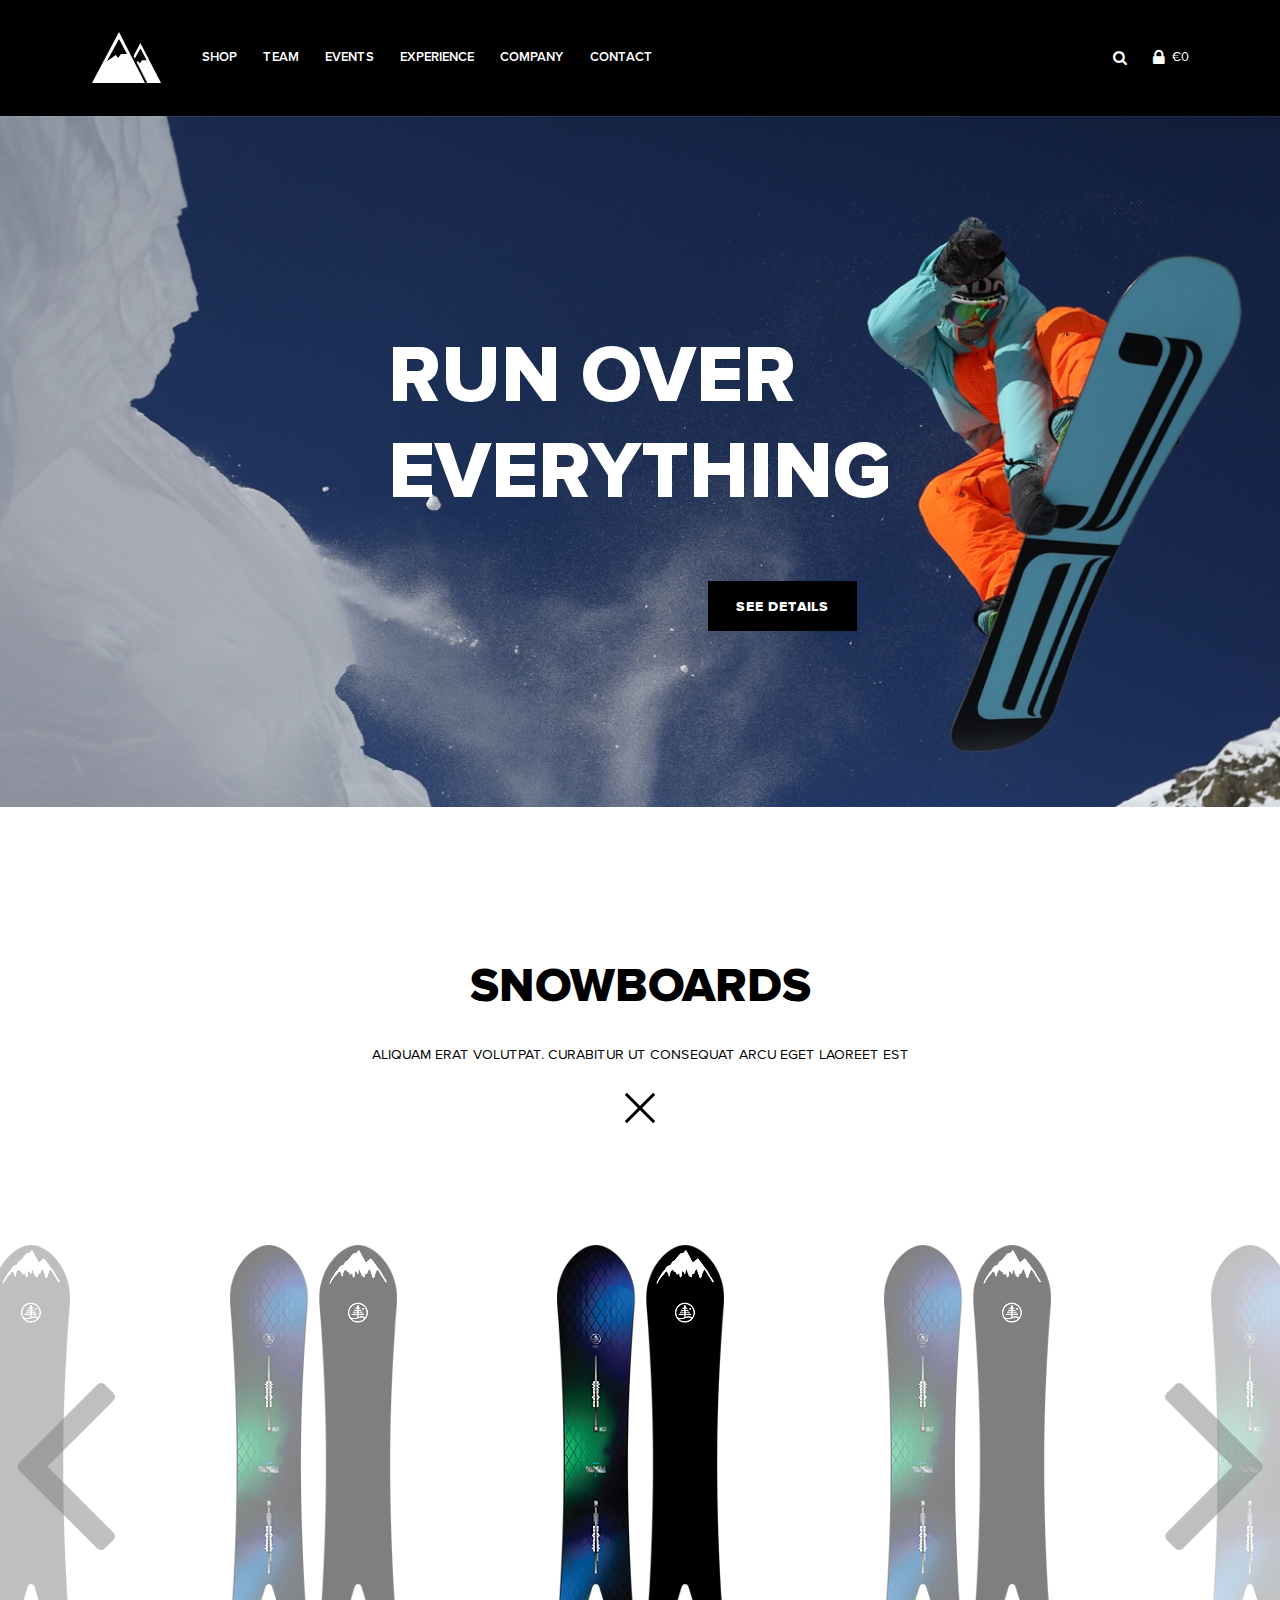
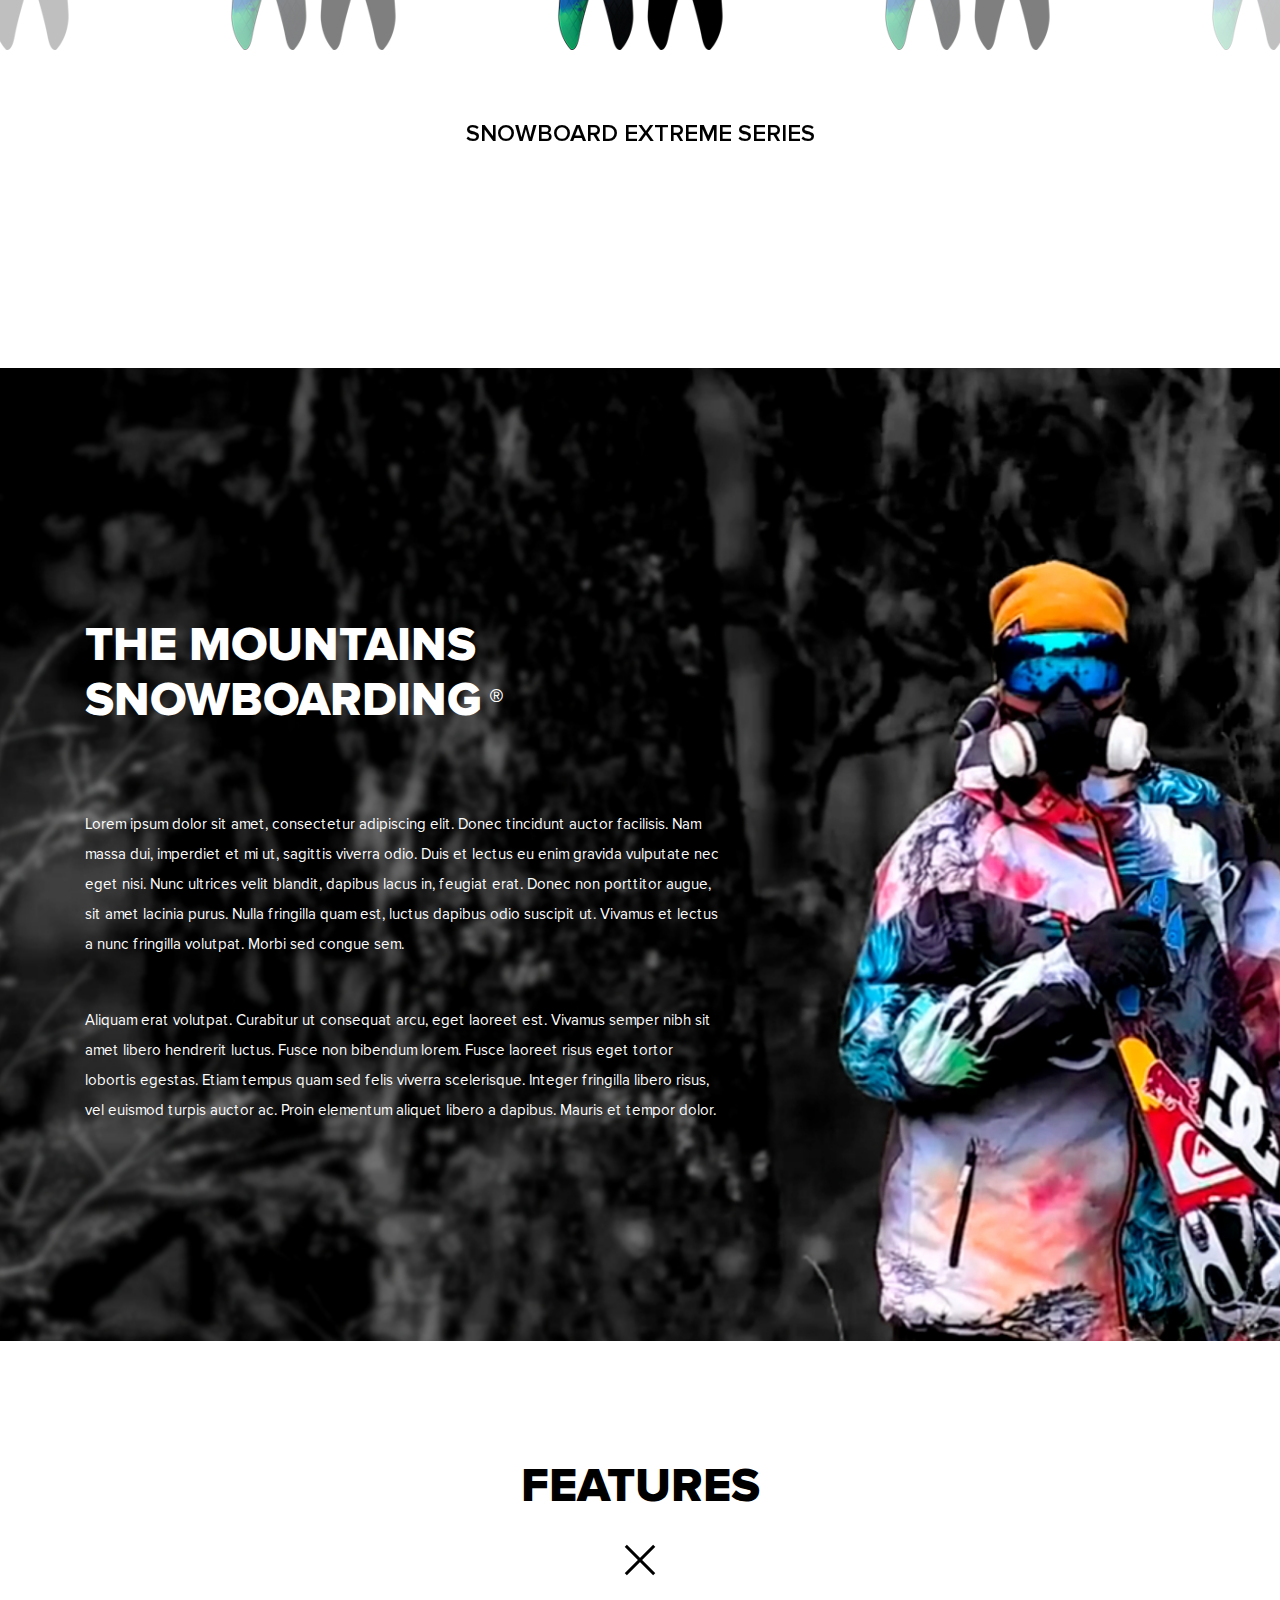
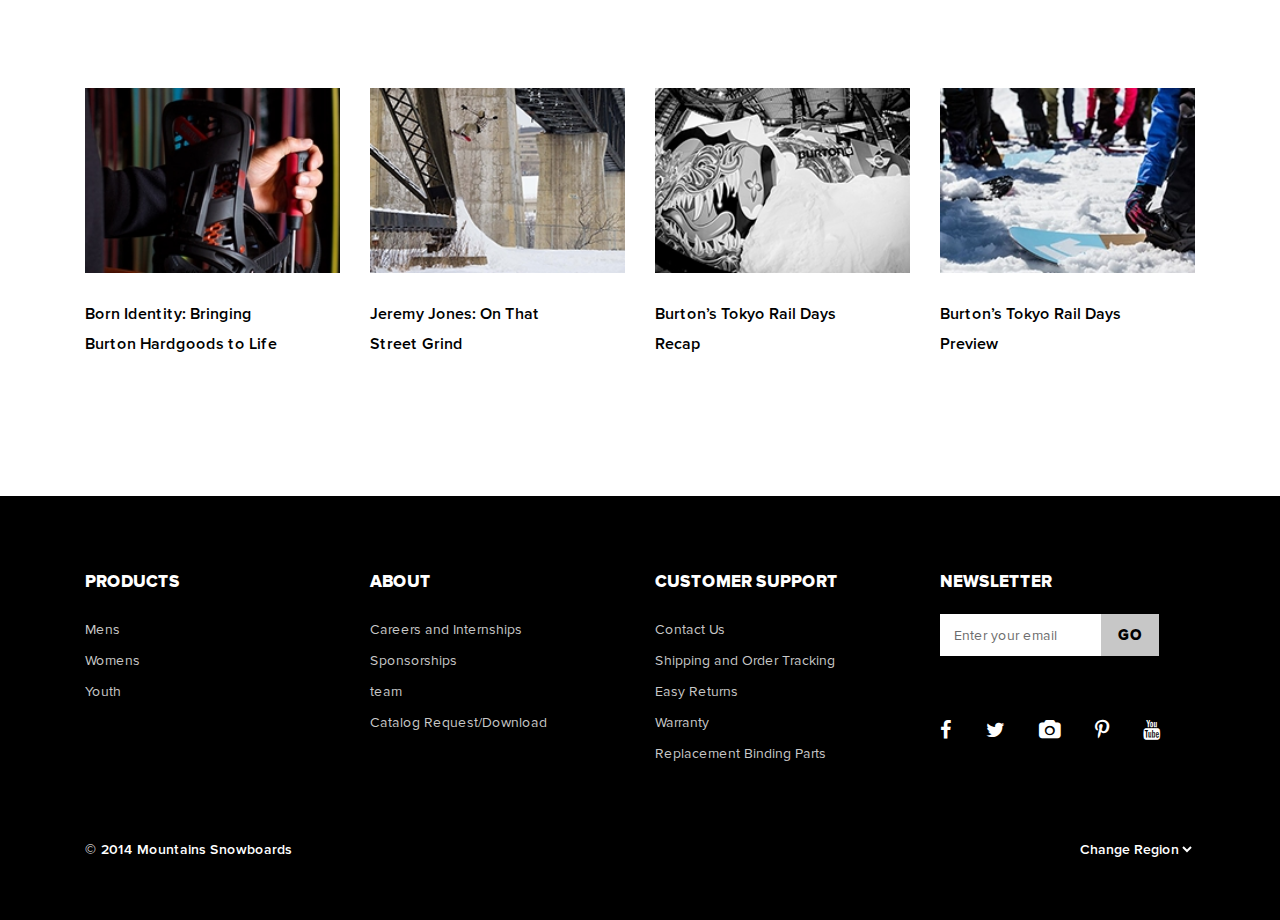
<file: index.html>
<!DOCTYPE html>
<html lang="en">
<head>
    <meta charset="UTF-8">
    <meta name="viewport" content="width=device-width, initial-scale=1.0">
    <title>Document</title>
    <link rel="stylesheet" href="css/font-awesome.min.css">
    <link rel="stylesheet" href="css/bootstrap.css">
    <link rel="stylesheet" href="css/slick.css">
    <link rel="stylesheet" href="css/style.css">
    <link rel="stylesheet" href="css/media.css">
</head>
<body>
    
  <nav class="navbar navbar-expand-lg navbar-light bg-light">
    <a class="navbar-brand" href="#"><img src="images/logo.png" alt=""></a>
    <button class="navbar-toggler" type="button" data-toggle="collapse" data-target="#navbarSupportedContent" aria-controls="navbarSupportedContent" aria-expanded="false" aria-label="Toggle navigation">
      <span class="navbar-toggler-icon"></span>
    </button>
  
    <div class="collapse navbar-collapse" id="navbarSupportedContent">
      <ul class="navbar-nav mr-auto">
        <li class="nav-item active">
          <a class="nav-link" href="#">SHOP</a>
        </li>
        <li class="nav-item">
          <a class="nav-link" href="#">TEAM</a>
        </li>
        <li class="nav-item">
          <a class="nav-link" href="#">EVENTS</a>
        </li>
        <li class="nav-item">
          <a class="nav-link" href="#">EXPERIENCE</a>
        </li>
        <li class="nav-item">
          <a class="nav-link" href="#">COMPANY</a>
        </li>
        <li class="nav-item">
          <a class="nav-link" href="#">CONTACT</a>
        </li>
             </ul>
      <form class="form-inline my-2 my-lg-0">
        <button class="btn btn-outline-success my-2 my-sm-0" type="submit"><i class="fa fa-search"></i></button>
        <button class="btn btn-lock"><i class="fa fa-lock" aria-hidden="true"></i> €0</button>
      </form>
    </div>
  </nav>
    
  <header>
    <div class="header-slider">
      <div class="header-slider-first">
      <div class="slider-content">
        <div class="row">
          <div class="col-xl-5 col-lg-7 text-right">
            <h1 class="text-left">Run Over Everything</h1>
            <a href="" class="details">See Details</a>
          </div>
        </div>
      </div>
      </div>
      <div class="header-slider-second">
      <div class="slider-content">
        <div class="row">
          <div class="col-xl-5 col-lg-7 text-right">
            <h1 class="text-left">Run Over Everything</h1>
            <a href="" class="details">See Details</a>
          </div>
        </div>
      </div>
      </div>
    </div>
  </header>
  
  <section class="snowboards text-center">
    <h2 class="title">snowboards</h2>
    <p class="subtitle">Aliquam erat volutpat. Curabitur ut consequat arcu eget laoreet est</p>
    <button class="cross-btn"><img src="images/cross.png" alt=""></button>
    <div class="snowboard-slider slider-nav">
        <div class="slider-item">
          <img src="images/slider-img.png" alt="">
        </div>
      <div class="slider-item">
        <img src="images/slider-img.png" alt="">
      </div>
      <div class="slider-item">
        <img src="images/slider-img.png" alt="">
      </div>
      <div class="slider-item">
        <img src="images/slider-img.png" alt="">
      </div>
      <div class="slider-item">
        <img src="images/slider-img.png" alt="">
      </div>
      <div class="slider-item">
        <img src="images/slider-img.png" alt="">
      </div>
      <div class="slider-item">
        <img src="images/slider-img.png" alt="">
      </div>
    </div>
    
    <div class="snowboard-slider slider-for">
      <div class="slider-text">
        Snowboard extreme Series
      </div>
      <div class="slider-text">
        Snowboard extreme Series
      </div>
      <div class="slider-text">
        Snowboard extreme Series
      </div>
      <div class="slider-text">
        Snowboard extreme Series
      </div>
      <div class="slider-text">
        Snowboard extreme Series
      </div>
      <div class="slider-text">
        Snowboard extreme Series
      </div>
      <div class="slider-text">
        Snowboard extreme Series
      </div>
    </div>
  </section>
    
    <section class="mountains">
      <div class="container">
        <div class="row">
          <div class="col-xl-7 col-lg-7 col-md-10 col-sm-12 col-11">
            <h2 class="title">The Mountains Snowboarding<span> ®</span></h2>
            <p class="first">Lorem ipsum dolor sit amet, consectetur adipiscing elit. Donec tincidunt auctor facilisis. Nam massa dui, imperdiet et mi ut, sagittis viverra odio. Duis et lectus eu enim gravida vulputate nec eget nisi. Nunc ultrices velit blandit, dapibus lacus in, feugiat erat. Donec non porttitor augue, sit amet lacinia purus. Nulla fringilla quam est, luctus dapibus odio suscipit ut. Vivamus et lectus a nunc fringilla volutpat. Morbi sed congue sem.</p>
             <p>
              Aliquam erat volutpat. Curabitur ut consequat arcu, eget laoreet est. Vivamus semper nibh sit amet libero hendrerit luctus. Fusce non bibendum lorem. Fusce laoreet risus eget tortor lobortis egestas. Etiam tempus quam sed felis viverra scelerisque. Integer fringilla libero risus, vel euismod turpis auctor ac. Proin elementum aliquet libero a dapibus. Mauris et tempor dolor.</p>
          </div>
        </div>
      </div>
    </section>
    
    <section class="features text-center">
      <h2 class="title">Features</h2>
      <button class="cross-btn"><img src="images/cross.png" alt=""></button>
      <div class="container">
        <div class="row">
          <div class="col-xl-3 col-lg-3 col-md-6 col-sm-6">
            <img class="w-100" src="images/features_icon1.jpg" alt="">
            <p class="text-left">Born Identity: Bringing Burton Hardgoods to Life</p>
          </div>
          <div class="col-xl-3 col-lg-3 col-md-6 col-sm-6">
            <img class="w-100" src="images/features_icon2.jpg" alt="">
            <p class="text-left">Jeremy Jones: On That Street Grind</p>
          </div>
          <div class="col-xl-3 col-lg-3 col-md-6 col-sm-6">
            <img class="w-100" src="images/features_icon3.jpg" alt="">
            <p class="text-left">Burton’s Tokyo Rail Days Recap</p>
          </div>
          <div class="col-xl-3 col-lg-3 col-md-6 col-sm-6">
            <img class="w-100" src="images/features_icon4.jpg" alt="">
            <p class="text-left">Burton’s Tokyo Rail Days Preview</p>
          </div>
        </div>
      </div>
    </section>
    
    <footer>
    <div class="container">
      <div class="row">
        <div class="col-xl-3 col-lg-6 col-md-6">
          <h4>Products</h4>
          <ul>
            <li><a href="" class="footer-link">Mens</a></li>
            <li><a href="" class="footer-link">Womens</a></li>
            <li><a href="" class="footer-link">Youth</a></li>
          </ul>
        </div>
        <div class="col-xl-3 col-lg-6 col-md-6">
          <h4>About</h4>
          <ul>
            <li><a href="" class="footer-link">Careers and Internships</a></li>
            <li><a href="" class="footer-link">Sponsorships</a></li>
            <li><a href="" class="footer-link">team</a></li>
            <li><a href="" class="footer-link">Catalog Request/Download</a></li>
          </ul>
        </div>
        <div class="col-xl-3 col-lg-6 col-md-6">
          <h4>Customer Support</h4>
          <ul>
            <li><a href="" class="footer-link">Contact Us</a></li>
            <li><a href="" class="footer-link">Shipping and Order Tracking</a></li>
            <li><a href="" class="footer-link">Easy Returns</a></li>
            <li><a href="" class="footer-link">Warranty</a></li>
            <li><a href="" class="footer-link">Replacement Binding Parts</a></li>
          </ul>
        </div>
        <div class="col-xl-3 col-lg-6 col-md-6">
          <h4>Newsletter</h4>
         <form action="">
           <input type="text" placeholder="Enter your email" required>
           <input type="submit" value="go">
         </form>
         <div class="social-links">
           <a href=""><i class="fa fa-facebook"></i></a>
           <a href=""><i class="fa fa-twitter"></i></a>
           <a href=""><i class="fa fa-camera" aria-hidden="true"></i></a>
           <a href=""><i class="fa fa-pinterest-p" aria-hidden="true"></i></a>
           <a href=""><i class="fa fa-youtube" aria-hidden="true"></i></a>
         </div>
        </div>
      </div>
      <div class="copyright d-flex justify-content-between align-items-center">
      <p>© 2014 Mountains Snowboards</p>
      <select name="" id="">
        <option value="" disabled selected><img src="images/flag.jpg" alt="">Change Region</option>
        <option value=""><img src="images/flag.jpg" alt="">USA</option>
        <option value=""><img src="images/flag.jpg" alt="">Russian</option>
        <option value=""><img src="images/flag.jpg" alt="">China</option>
      </select>
      </div>
    </div>
    </footer>
    
    
    
    
    
    
    
    
    
    
    
    
    
    
    
    
    
    
    
    
    
    
    
    
    
    
    
    
    
    
    
  <script src="js/jquery-3.5.1.min.js"></script>  
  <script src="js/popper.min.js"></script>  
  <script src="js/bootstrap.min.js"></script>  
  <script src="js/slick.js"></script>
  <script>
    $(document).ready(function () {
      $('.header-slider').slick({
        arrows: false,
        autoplay: true,
        fade: true,
        speed: '2000',
        pauseOnHover: false
      });
    });
  </script>
  <script>
       $(function () {
      $('.slider-for').slick({
  slidesToShow: 1,
  slidesToScroll: 1,
  arrows: false,
  fade: false,
  asNavFor: '.slider-nav'
});
$('.slider-nav').slick({
  slidesToShow: 3,
  slidesToScroll: 1,
  asNavFor: '.slider-for',
  dots: false,
  centerMode: true,
  centerPadding: '150px',
  autoplay: true,
  prevArrow: '<button class="slick-prev"><i class="fa fa-angle-left"></i></button>',
  nextArrow: '<button class="slick-next"><i class="fa fa-angle-right"></i></button>',
  responsive: [
    {
      breakpoint: 991,
      settings: {
        slidesToShow: 3,
        slidesToScroll: 3,
        infinite: true,
        dots: false,
        centerPadding: '100px'
      }
    },
    {
      breakpoint: 767,
      settings: {
        slidesToShow: 3,
        slidesToScroll: 1,
        centerPadding: '60px'
      }
    },
    {
      breakpoint: 575,
      settings: {
        slidesToShow: 3,
        slidesToScroll: 1,
        centerPadding: '30px'
      }
    }
  ]
});
    });
  </script>
</body>
</html>
</file>
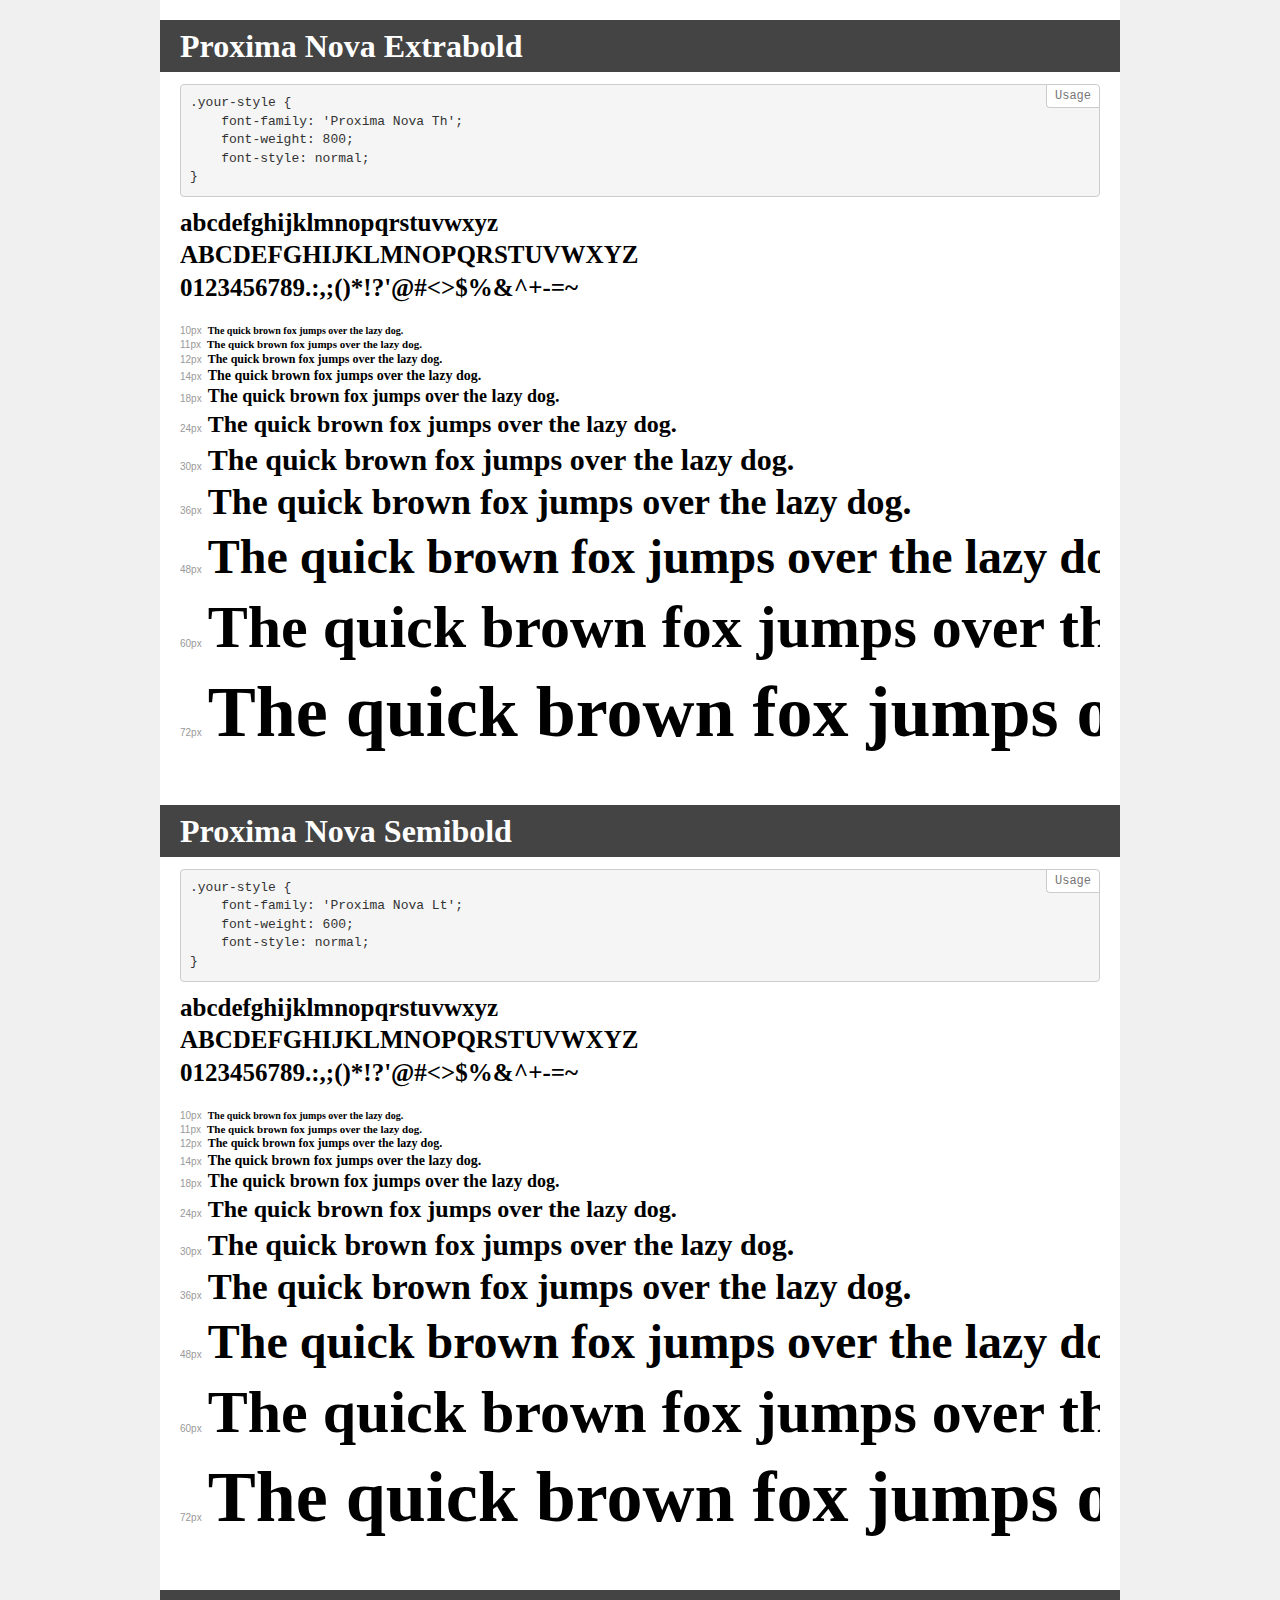
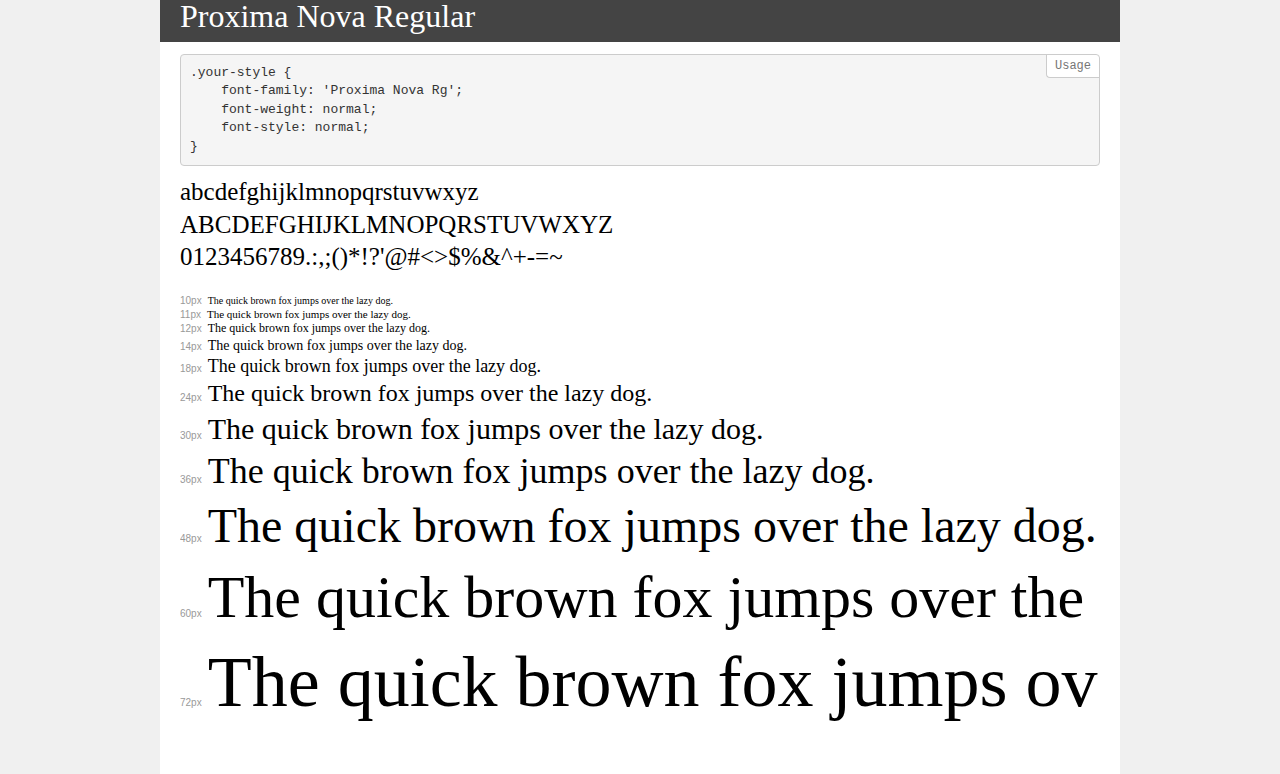
<file: fonts/demo.html>
<!DOCTYPE html>
<html lang="en">
<head>
    <meta charset="utf-8">
    <meta http-equiv="X-UA-Compatible" content="IE=edge">
    <meta name="viewport" content="width=device-width, initial-scale=1">
    <meta name="robots" content="noindex, noarchive">
    <meta name="format-detection" content="telephone=no">
    <title>Transfonter demo</title>
    <link href="stylesheet.css" rel="stylesheet">
    <style>
        /*
        http://meyerweb.com/eric/tools/css/reset/
        v2.0 | 20110126
        License: none (public domain)
        */
        html, body, div, span, applet, object, iframe,
        h1, h2, h3, h4, h5, h6, p, blockquote, pre,
        a, abbr, acronym, address, big, cite, code,
        del, dfn, em, img, ins, kbd, q, s, samp,
        small, strike, strong, sub, sup, tt, var,
        b, u, i, center,
        dl, dt, dd, ol, ul, li,
        fieldset, form, label, legend,
        table, caption, tbody, tfoot, thead, tr, th, td,
        article, aside, canvas, details, embed,
        figure, figcaption, footer, header, hgroup,
        menu, nav, output, ruby, section, summary,
        time, mark, audio, video {
            margin: 0;
            padding: 0;
            border: 0;
            font-size: 100%;
            font: inherit;
            vertical-align: baseline;
        }
        /* HTML5 display-role reset for older browsers */
        article, aside, details, figcaption, figure,
        footer, header, hgroup, menu, nav, section {
            display: block;
        }
        body {
            line-height: 1;
        }
        ol, ul {
            list-style: none;
        }
        blockquote, q {
            quotes: none;
        }
        blockquote:before, blockquote:after,
        q:before, q:after {
            content: '';
            content: none;
        }
        table {
            border-collapse: collapse;
            border-spacing: 0;
        }
        /* demo styles */
        body {
            background: #f0f0f0;
            color: #000;
        }
        .page {
            background: #fff;
            width: 920px;
            margin: 0 auto;
            padding: 20px 20px 0 20px;
            overflow: hidden;
        }
        .font-container {
            overflow-x: auto;
            overflow-y: hidden;
            margin-bottom: 40px;
            line-height: 1.3;
            white-space: nowrap;
            padding-bottom: 5px;
        }
        h1 {
            position: relative;
            background: #444;
            font-size: 32px;
            color: #fff;
            padding: 10px 20px;
            margin: 0 -20px 12px -20px;
        }
        .letters {
            font-size: 25px;
            margin-bottom: 20px;
        }
        .s10:before {
            content: '10px';
        }
        .s11:before {
            content: '11px';
        }
        .s12:before {
            content: '12px';
        }
        .s14:before {
            content: '14px';
        }
        .s18:before {
            content: '18px';
        }
        .s24:before {
            content: '24px';
        }
        .s30:before {
            content: '30px';
        }
        .s36:before {
            content: '36px';
        }
        .s48:before {
            content: '48px';
        }
        .s60:before {
            content: '60px';
        }
        .s72:before {
            content: '72px';
        }
        .s10:before, .s11:before, .s12:before, .s14:before,
        .s18:before, .s24:before, .s30:before, .s36:before,
        .s48:before, .s60:before, .s72:before {
            font-family: Arial, sans-serif;
            font-size: 10px;
            font-weight: normal;
            font-style: normal;
            color: #999;
            padding-right: 6px;
        }
        pre {
            display: block;
            position: relative;
            padding: 9px;
            margin: 0 0 10px;
            font-family: Monaco, Menlo, Consolas, "Courier New", monospace;
            font-size: 13px;
            line-height: 1.428571429;
            color: #333;
            font-weight: normal;
            font-style: normal;
            background-color: #f5f5f5;
            border: 1px solid #ccc;
            overflow-x: auto;
            border-radius: 4px;
        }
        pre:after {
            display: block;
            position: absolute;
            right: 0;
            top: 0;
            content: 'Usage';
            line-height: 1;
            padding: 5px 8px;
            font-size: 12px;
            color: #767676;
            background-color: #fff;
            border: 1px solid #ccc;
            border-right: none;
            border-top: none;
            border-radius: 0 4px 0 4px;
            z-index: 10;
        }
        /* responsive */
        @media (max-width: 959px) {
            .page {
                width: auto;
                margin: 0;
            }
        }
    </style>
</head>
<body>
<div class="page">
    <div class="demo">
        <h1 style="font-family: 'Proxima Nova Th'; font-weight: 800; font-style: normal;">Proxima Nova Extrabold</h1>
        <pre>.your-style {
    font-family: 'Proxima Nova Th';
    font-weight: 800;
    font-style: normal;
}</pre>
        <div class="font-container" style="font-family: 'Proxima Nova Th'; font-weight: 800; font-style: normal;">
            <p class="letters">
                abcdefghijklmnopqrstuvwxyz<br>
ABCDEFGHIJKLMNOPQRSTUVWXYZ<br>
                0123456789.:,;()*!?'@#<>$%&^+-=~
            </p>
            <p class="s10" style="font-size: 10px;">The quick brown fox jumps over the lazy dog.</p>
            <p class="s11" style="font-size: 11px;">The quick brown fox jumps over the lazy dog.</p>
            <p class="s12" style="font-size: 12px;">The quick brown fox jumps over the lazy dog.</p>
            <p class="s14" style="font-size: 14px;">The quick brown fox jumps over the lazy dog.</p>
            <p class="s18" style="font-size: 18px;">The quick brown fox jumps over the lazy dog.</p>
            <p class="s24" style="font-size: 24px;">The quick brown fox jumps over the lazy dog.</p>
            <p class="s30" style="font-size: 30px;">The quick brown fox jumps over the lazy dog.</p>
            <p class="s36" style="font-size: 36px;">The quick brown fox jumps over the lazy dog.</p>
            <p class="s48" style="font-size: 48px;">The quick brown fox jumps over the lazy dog.</p>
            <p class="s60" style="font-size: 60px;">The quick brown fox jumps over the lazy dog.</p>
            <p class="s72" style="font-size: 72px;">The quick brown fox jumps over the lazy dog.</p>
        </div>
    </div>
    <div class="demo">
        <h1 style="font-family: 'Proxima Nova Lt'; font-weight: 600; font-style: normal;">Proxima Nova Semibold</h1>
        <pre>.your-style {
    font-family: 'Proxima Nova Lt';
    font-weight: 600;
    font-style: normal;
}</pre>
        <div class="font-container" style="font-family: 'Proxima Nova Lt'; font-weight: 600; font-style: normal;">
            <p class="letters">
                abcdefghijklmnopqrstuvwxyz<br>
ABCDEFGHIJKLMNOPQRSTUVWXYZ<br>
                0123456789.:,;()*!?'@#<>$%&^+-=~
            </p>
            <p class="s10" style="font-size: 10px;">The quick brown fox jumps over the lazy dog.</p>
            <p class="s11" style="font-size: 11px;">The quick brown fox jumps over the lazy dog.</p>
            <p class="s12" style="font-size: 12px;">The quick brown fox jumps over the lazy dog.</p>
            <p class="s14" style="font-size: 14px;">The quick brown fox jumps over the lazy dog.</p>
            <p class="s18" style="font-size: 18px;">The quick brown fox jumps over the lazy dog.</p>
            <p class="s24" style="font-size: 24px;">The quick brown fox jumps over the lazy dog.</p>
            <p class="s30" style="font-size: 30px;">The quick brown fox jumps over the lazy dog.</p>
            <p class="s36" style="font-size: 36px;">The quick brown fox jumps over the lazy dog.</p>
            <p class="s48" style="font-size: 48px;">The quick brown fox jumps over the lazy dog.</p>
            <p class="s60" style="font-size: 60px;">The quick brown fox jumps over the lazy dog.</p>
            <p class="s72" style="font-size: 72px;">The quick brown fox jumps over the lazy dog.</p>
        </div>
    </div>
    <div class="demo">
        <h1 style="font-family: 'Proxima Nova Rg'; font-weight: normal; font-style: normal;">Proxima Nova Regular</h1>
        <pre>.your-style {
    font-family: 'Proxima Nova Rg';
    font-weight: normal;
    font-style: normal;
}</pre>
        <div class="font-container" style="font-family: 'Proxima Nova Rg'; font-weight: normal; font-style: normal;">
            <p class="letters">
                abcdefghijklmnopqrstuvwxyz<br>
ABCDEFGHIJKLMNOPQRSTUVWXYZ<br>
                0123456789.:,;()*!?'@#<>$%&^+-=~
            </p>
            <p class="s10" style="font-size: 10px;">The quick brown fox jumps over the lazy dog.</p>
            <p class="s11" style="font-size: 11px;">The quick brown fox jumps over the lazy dog.</p>
            <p class="s12" style="font-size: 12px;">The quick brown fox jumps over the lazy dog.</p>
            <p class="s14" style="font-size: 14px;">The quick brown fox jumps over the lazy dog.</p>
            <p class="s18" style="font-size: 18px;">The quick brown fox jumps over the lazy dog.</p>
            <p class="s24" style="font-size: 24px;">The quick brown fox jumps over the lazy dog.</p>
            <p class="s30" style="font-size: 30px;">The quick brown fox jumps over the lazy dog.</p>
            <p class="s36" style="font-size: 36px;">The quick brown fox jumps over the lazy dog.</p>
            <p class="s48" style="font-size: 48px;">The quick brown fox jumps over the lazy dog.</p>
            <p class="s60" style="font-size: 60px;">The quick brown fox jumps over the lazy dog.</p>
            <p class="s72" style="font-size: 72px;">The quick brown fox jumps over the lazy dog.</p>
        </div>
    </div>
</div>
</body>
</html>
</file>
<file: css/style.css>
@import '../fonts/stylesheet.css';
*,
h1,
h2,
h3,
h4,
h5,
h6,
p,
ul, 
ol{
    padding: 0;
    margin: 0;
}

a, 
a:hover{
    text-decoration: none;
}

ul{
    list-style: none;
}

body{
    background: #fff;
    font-family: 'Proxima Nova';
    font-weight: 400;
}

.navbar-nav .nav-link{
    padding: 0 !important;
    color: #fff !important;
    font-size: 13px;
    font-weight: 600;
    margin: 0 13px;
}

.navbar-brand{
    padding: 0;
    margin: 0 25px 0 0;
}

.navbar{
    padding: 30px 90px !important;
    background: #000 !important;
}

.navbar .btn{
    border: none;
    background: none !important;
    color: #fff !important;
    font-size: 15px;
    margin-right: 26px;
    padding: 0; 
    box-shadow: none !important;
}

.navbar .btn-lock{
    margin: 0;
    font-size: 13px;
    display: flex;
    align-items: center;
}

.navbar .btn-lock .fa{
    font-size: 18px;
    margin-right: 7px;
}

.header-slider-first{
    background: url('../images/header_bg-slide1.jpg') no-repeat center center / cover;
    width: 100%;
    height: 100%;
   padding: 212px 0 176px;
}

.header-slider-second{
    background: url('../images/header_bg-slide2.jpg') no-repeat center center / cover;
    width: 100%;
    height: 100%;
    padding: 282px 0 106px;
}

.header-slider-second h1{
    color: #000;
}

h1{
    font-weight: 800;
    font-size: 80px;
    color: #fff;
    text-transform: uppercase;
    margin-bottom: 61px;
}

.slider-content .col-xl-5{
    margin: 0 auto;
}

.slider-content .row{
    margin: 0 !important;
}

.details{
   display: inline-flex;
   width: 149px;
   height: 50px;
   background: #000;
   align-items: center;
   justify-content: center;
   color: #fff;
   font-weight: 800;
   font-size: 14px;
   text-transform: uppercase;
   transition: 0.8s;
   margin-right: 35px;
   outline: none !important;
}

.details:hover{
    background: #fff;
    color: #000;
}

section{
    padding-bottom: 216px;
}

.snowboards{
    padding-top: 159px;
}

.title{
    color: #000; 
    font-weight: 800;
    font-size: 48px;
    text-transform: uppercase;
    margin-bottom: 38px;
    line-height: 40px;
}

.subtitle{
    font-size: 14px;
    color: #000; 
    text-transform: uppercase;
    margin-bottom: 27px;
}

.cross-btn{
    border: none;
    background: none;
    outline: none !important;
    margin-bottom: 121px;
}

.slider-item img{
    margin: 0 auto;
}

.snowboard-slider .slick-slide img{
    opacity: 0.25;
}

.snowboard-slider .slick-active img{
    opacity: 0.5;
}

.snowboard-slider .slick-current img{
    opacity: 1;
}

.slick-prev,
.slick-next{
    background: none;
    border: none;
    outline: none !important; 
    position: absolute;
    font-size: 300px;
   color: #80808081;
   z-index: 20;
top: 0;
}

.snowboard-slider{
    position: relative;
}

.slick-prev{
    left: 10px;
}

.slick-next{
    right: 10px;
}

.snowboard-slider .slider-text{
    color: #000;
    font-weight: 600;
    font-size: 24px;
    text-transform: uppercase;
    margin-top: 59px;
}

.mountains{
    padding-top: 250px;
    background: url('../images/mountains_bg.jpg') no-repeat center center / cover;
}

.mountains .title{
    color: #fff;
    margin-bottom: 81px;
    line-height: 55px;
}

.mountains .title span{
    font-size: 30px;
    vertical-align: top;
}

.mountains p{
    font-size: 15px;
    line-height: 30px;
    color: #fff;
}

.mountains .first{
    margin-bottom: 46px;
}

.features{
    padding: 125px 0 137px;
}

.features .cross-btn{
    margin-bottom: 86px;
}

.features img{
    margin-bottom: 26px;
}

.features p{
    font-size: 16px;
    font-weight: 600;
    line-height: 30px;
    color: #000;
    max-width: 215px;
}

footer{
    padding: 78px 0 60px;
    background: #000;
}

footer h4{
    color: #fff;
    font-size: 17px;
    font-weight: 800;
    line-height: 15px;
    text-transform: uppercase;
    margin-bottom: 25px;
}

.footer-link{
    font-size: 14px;
    color: #c9c9c9 !important; 
}

footer ul{
    line-height: 30px;
}

footer input[type="text"]{
    width: 162px;
    height: 42px;
    padding-left: 14px;
    font-size: 14px;
    color: #6c6c6c;
    border: none;
    outline: none;
    vertical-align: middle;
}

footer input[type="text"]::placeholder{
    color: #6c6c6c;
}

footer input[type="submit"]{
    width: 58px;
    height: 42px;
    background: #c7c7c7;
    border: none;
    outline: none;
    vertical-align: middle;
    font-size: 15px;
    font-weight: 800;
    text-transform: uppercase;
    color: #010101;
    margin-left: -5px;
}

footer form{
    margin-bottom: 60px;
}

.social-links{
    max-width: 220px;
    display: flex;
    justify-content: space-between;
    align-items: center;
    font-size: 20px;
}

.social-links .fa{
    color: #fff;
}

.copyright{
   margin-top: 70px;
}

.copyright{
    color: #fff;
    font-weight: 600;
    font-size: 14px;
}

.copyright select{
    border: none;
    outline: none;
    background: none;
    color: #fff;
    font-weight: 600;
    font-size: 14px;
}

.copyright select:focus{
    color: red;
    background: white;
    border: none;
    outline: none;
    border-radius: 4px;
}
</file>
<file: css/media.css>
@media (max-width: 1199.98px){
    .snowboard-slider .slider-text{
        font-size: 15px;
        margin-top: 35px;
    }
    section{
        padding-bottom: 150px;
    }
    footer{
        text-align: center;
    }
    footer .col-lg-6{
        margin-bottom: 30px;
    }
    .copyright{
        margin-top: 40px;
    }
    footer .social-links{
        margin: 0 auto;
    }
}
@media (max-width: 991.98px){
    .navbar-toggler {
        background: #fff;
        outline: none !important;
    }
    .navbar-brand img{
        margin-bottom: 10px;
    }
    .btn-outline-success{
        margin-left: 13px;
    }
    .details{
        margin: 0;
    }
    .slider-content .col-lg-7{
        text-align: center !important;
    }
    .text-left{
        text-align: center !important;
    }
    .snowboard-slider .slick-slide img{
        height: 300px;
    }
    .slick-prev,
    .slick-next{
    font-size: 200px;
    }
    .snowboards .cross-btn{
       margin-bottom: 50px;
    }
    .mountains{
        padding-top: 150px;
        background-position: -200px center;
        text-align: center;
    }
    .mountains .col-md-10{
      margin: 0 auto;
    }
    .mountains .title{
        margin-bottom: 65px;
    }
    .features p{
        text-align: center !important;
        margin: 0 auto;
    }
    .features .col-md-6{
       margin-bottom: 30px;
    }
    .features {
        padding: 125px 0 100px;
    }
}
@media (max-width: 767.98px){
    .snowboard-slider .slick-slide img{
        height: 220px;
    }
    .slick-prev,
    .slick-next{
    font-size: 150px;
    }
    .snowboard-slider .slider-text {
        font-size: 12px;
        margin-top: 25px;
    }
   section{
  padding-bottom: 100px;
    }
    .snowboards{
        padding-top: 100px;
    }
    .mountains{
        text-align: center;
    }
    .mountains .title{
       margin-bottom: 50px;
    }
    .mountains{
        background-position: -370px center;
    }
}
@media (max-width: 575.98px){
    .navbar-toggler{
        margin: 0 0 10px 10px;
    }
    .navbar{
        padding: 20px 40px !important;
    }
    .header-slider-first{
        padding: 112px 0 125px;
        background-position: -500px center;
    }
    .header-slider-second{
        padding: 182px 0 55px;
    }
    h1{
        font-size: 45px;
        margin-bottom: 30px;
    }
    .title{
        font-size: 35px;
        margin-bottom: 20px;
    }
   .subtitle{
       font-size: 13px;
       margin-bottom: 20px;
   }
   .snowboard-slider .slick-slide img{
    height: 150px;
   }
.slick-prev,
.slick-next{
font-size: 100px;
}
.mountains .title{
    line-height: 45px;
    font-size: 30px;
    margin-bottom: 30px;
}
.mountains .title span{
    font-size: 20px;
}
.mountains p{
    font-size: 13px;
    line-height: 25px;
}
.mountains{
    padding-top: 100px;
}
.mountains .first{
    margin-bottom: 25px;
}
.mountains{
    background-position: -290px center;
}
.features {
    padding: 100px 0 70px;
}
.features .cross-btn {
    margin-bottom: 40px;
}
footer h4{
    margin-bottom: 15px;
}
.copyright{
    flex-direction: column;
    margin-top: 10px;
}
.copyright select{
    margin-top: 10px;
}
footer{
    padding: 50px 0;
}
footer form{
    margin-bottom: 25px;
}
}
</file>
<file: fonts/stylesheet.css>
@font-face {
    font-family: 'Proxima Nova';
    src: url('ProximaNova-Extrabld.eot');
    src: url('ProximaNova-Extrabld.eot?#iefix') format('embedded-opentype'),
        url('ProximaNova-Extrabld.woff2') format('woff2'),
        url('ProximaNova-Extrabld.woff') format('woff'),
        url('ProximaNova-Extrabld.ttf') format('truetype'),
        url('ProximaNova-Extrabld.svg#ProximaNova-Extrabld') format('svg');
    font-weight: 800;
    font-style: normal;
    font-display: swap;
}

@font-face {
    font-family: 'Proxima Nova';
    src: url('ProximaNova-Semibold.eot');
    src: url('ProximaNova-Semibold.eot?#iefix') format('embedded-opentype'),
        url('ProximaNova-Semibold.woff2') format('woff2'),
        url('ProximaNova-Semibold.woff') format('woff'),
        url('ProximaNova-Semibold.ttf') format('truetype'),
        url('ProximaNova-Semibold.svg#ProximaNova-Semibold') format('svg');
    font-weight: 600;
    font-style: normal;
    font-display: swap;
}

@font-face {
    font-family: 'Proxima Nova';
    src: url('ProximaNova-Regular.eot');
    src: url('ProximaNova-Regular.eot?#iefix') format('embedded-opentype'),
        url('ProximaNova-Regular.woff2') format('woff2'),
        url('ProximaNova-Regular.woff') format('woff'),
        url('ProximaNova-Regular.ttf') format('truetype'),
        url('ProximaNova-Regular.svg#ProximaNova-Regular') format('svg');
    font-weight: 400;
    font-style: normal;
    font-display: swap;
}
</file>
